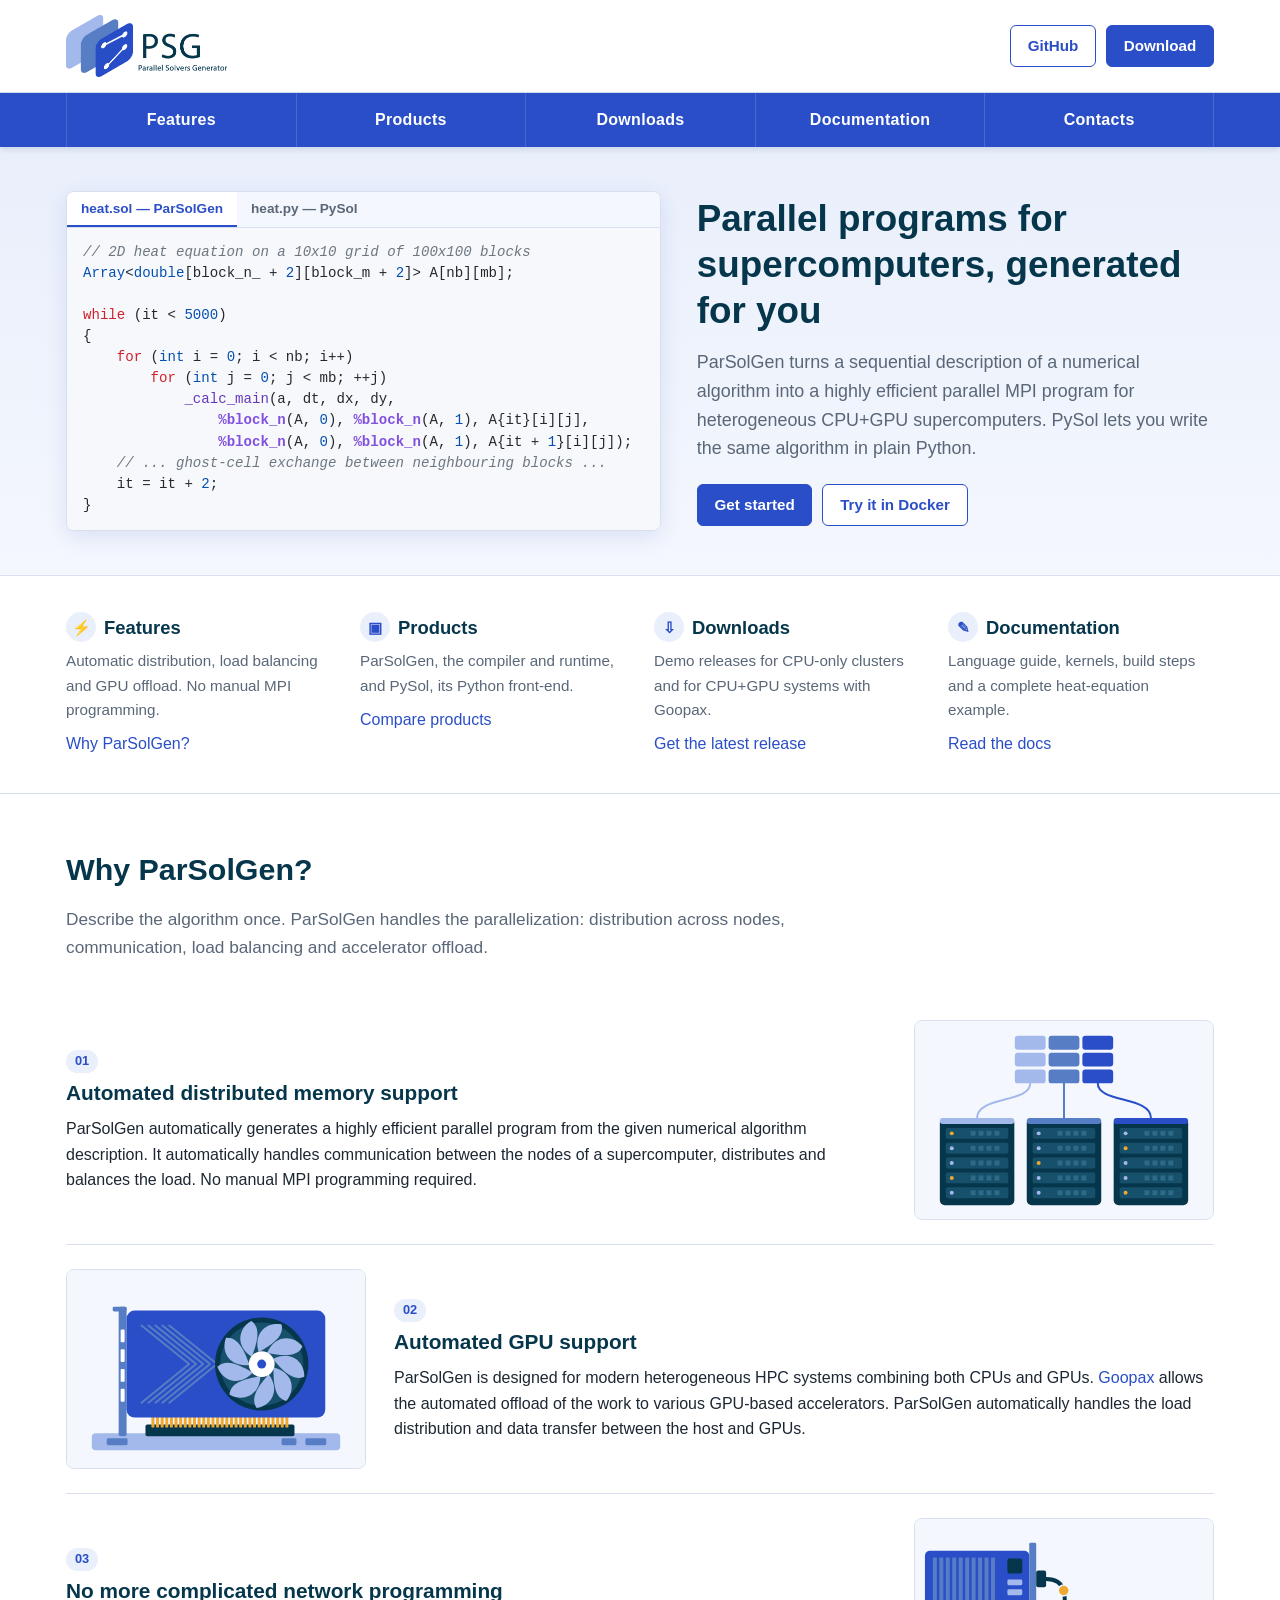
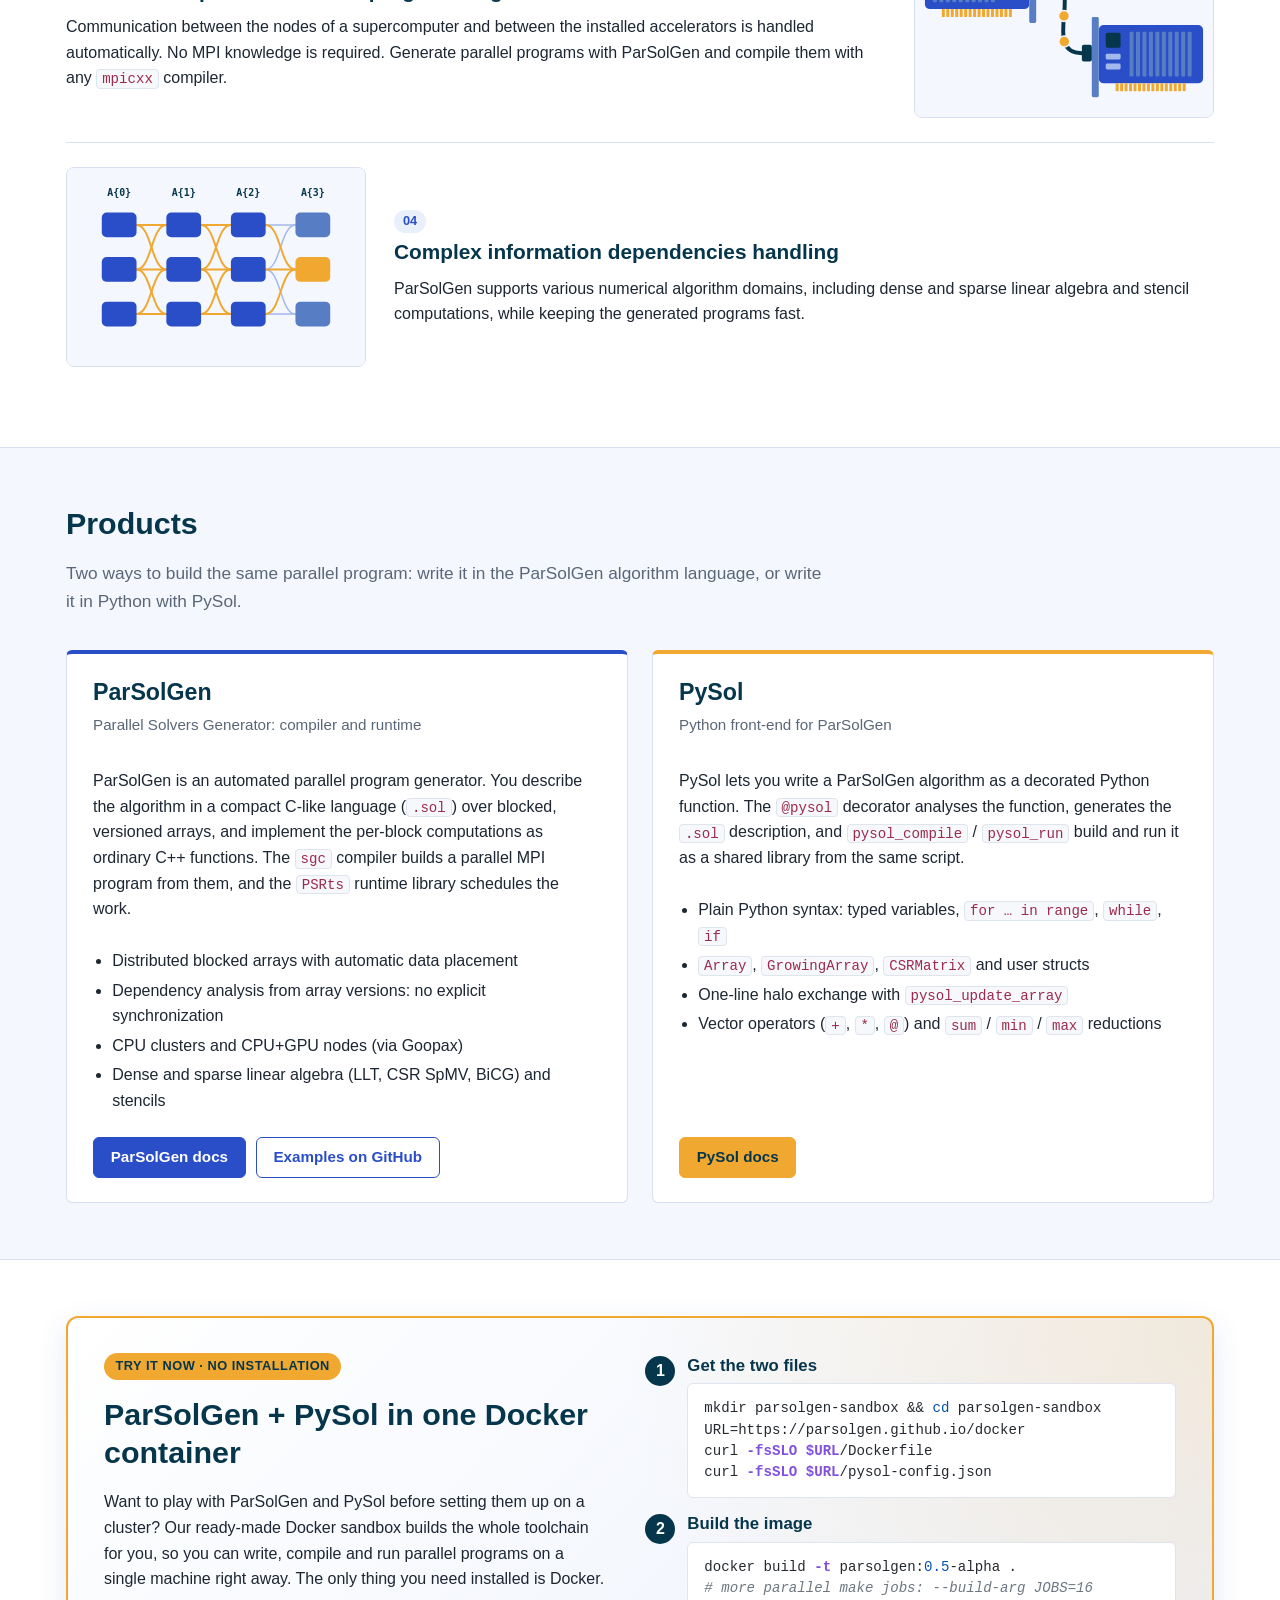
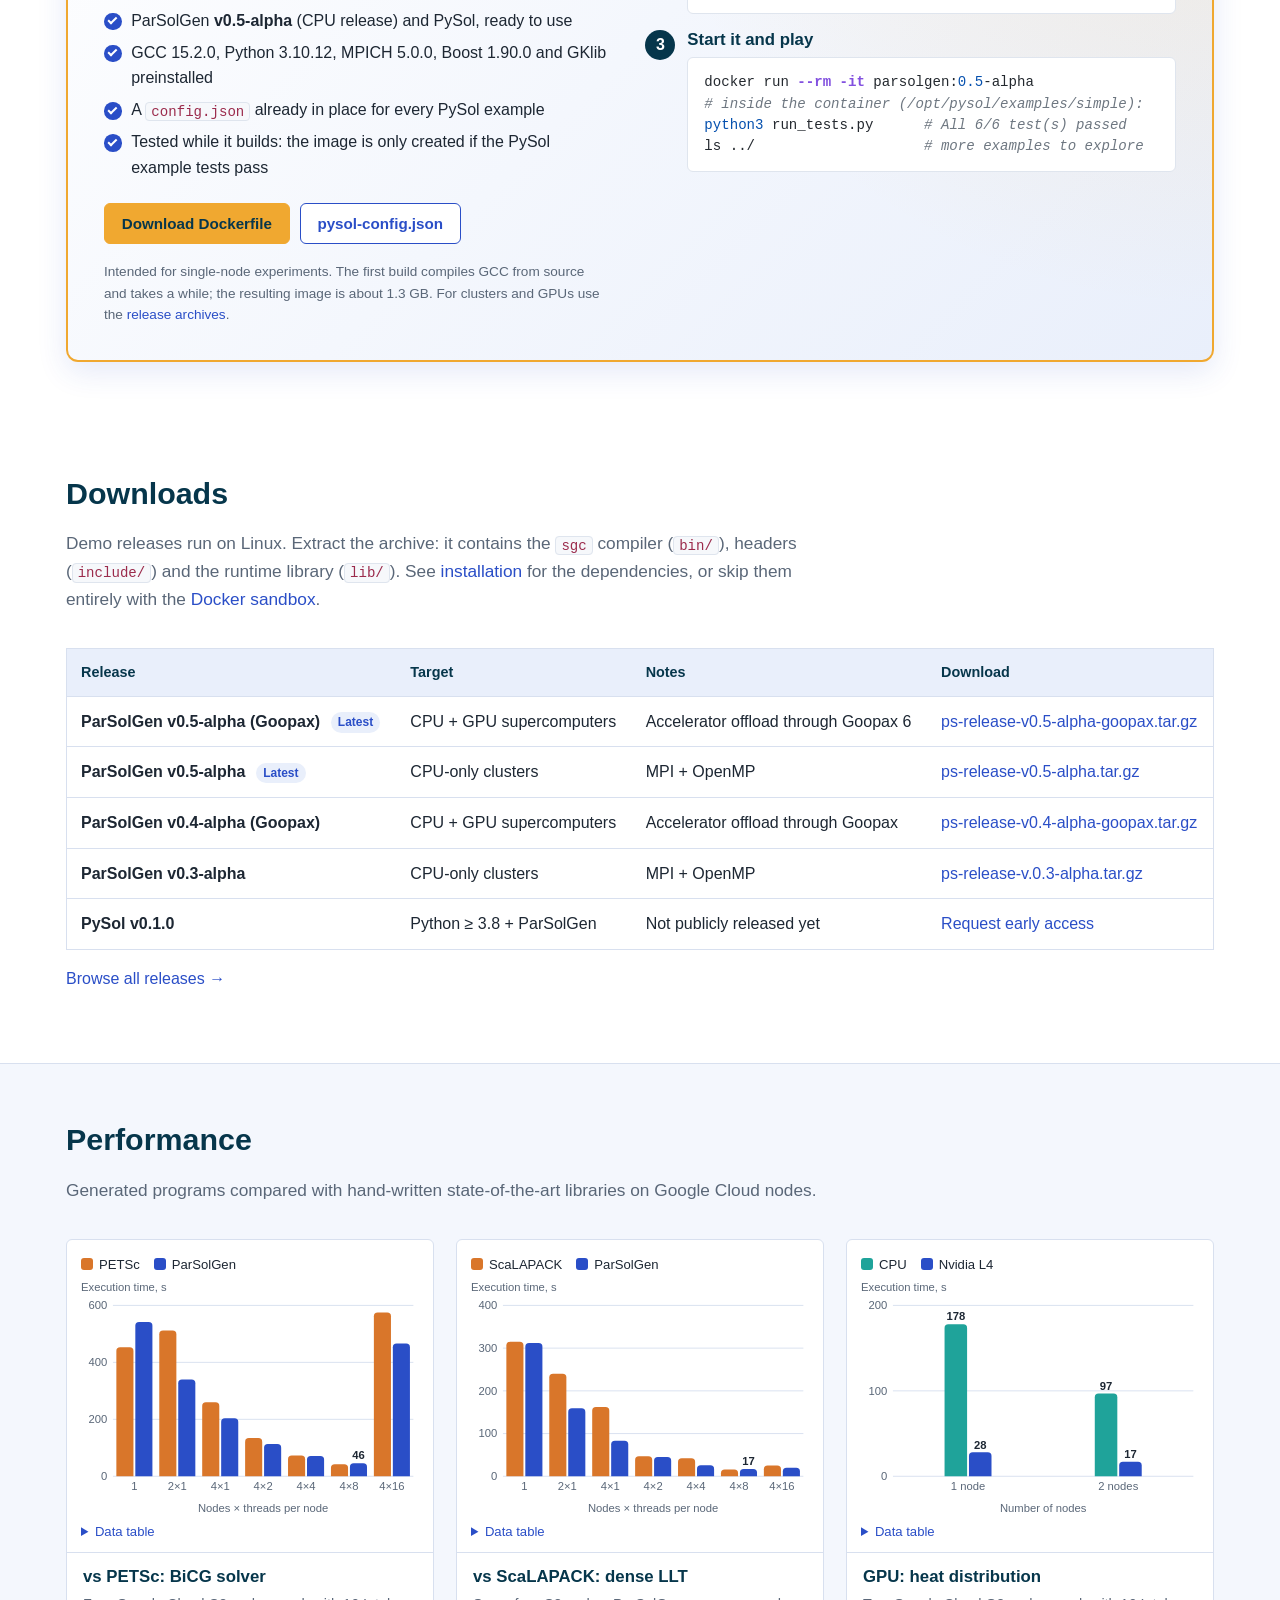
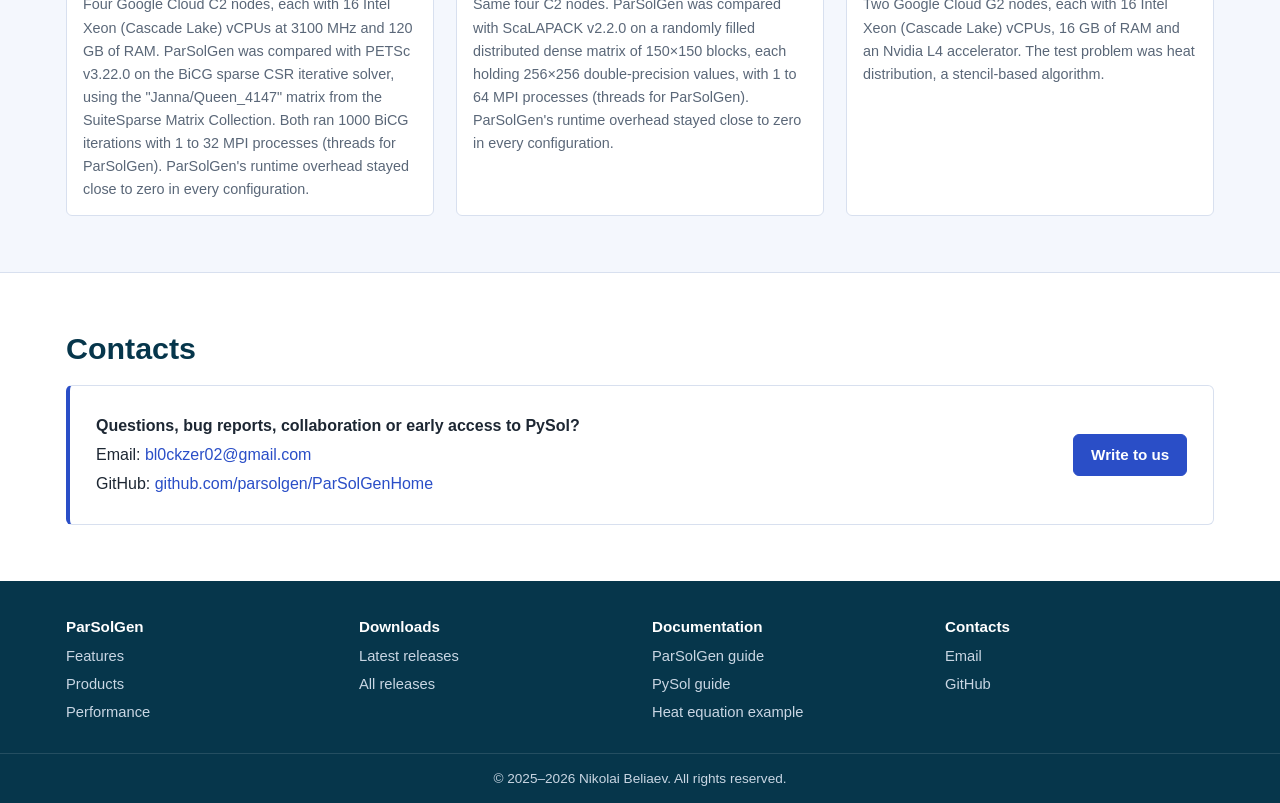
<file: index.html>
<!DOCTYPE html>
<html lang="en">
<head>
  <meta charset="UTF-8" />
  <meta name="viewport" content="width=device-width, initial-scale=1.0" />
  <title>ParSolGen — Parallel Solvers Generator</title>
  <meta name="description" content="ParSolGen automatically generates parallel programs for numerical algorithms on heterogeneous CPU+GPU supercomputers. PySol brings it to Python." />
  <link rel="icon" type="image/png" href="logo.png" />
  <link rel="stylesheet" href="style.css" />
</head>
<body>

  <header class="topbar">
    <div class="container">
      <a class="logo" href="index.html"><img src="logo.png" alt="PSG — Parallel Solvers Generator" /></a>
      <div class="topbar-links">
        <a class="btn" href="https://github.com/parsolgen/ParSolGenHome">GitHub</a>
        <a class="btn btn-primary" href="#downloads">Download</a>
      </div>
    </div>
  </header>

  <nav class="mainnav" aria-label="Main">
    <div class="container">
      <button class="nav-toggle" type="button" aria-expanded="false">☰ Menu</button>
      <ul>
        <li><a href="#features">Features</a></li>
        <li><a href="#products">Products</a></li>
        <li><a href="#downloads">Downloads</a></li>
        <li><a href="docs.html">Documentation</a></li>
        <li><a href="#contacts">Contacts</a></li>
      </ul>
    </div>
  </nav>

  <main>
    <!-- Intro: code shell + pitch, as on python.org -->
    <section class="intro">
      <div class="container">
        <div class="shell" aria-label="Code examples">
          <div class="shell-tabs" role="tablist">
            <button class="active" type="button" role="tab" aria-selected="true">heat.sol — ParSolGen</button>
            <button type="button" role="tab" aria-selected="false">heat.py — PySol</button>
          </div>
          <div class="shell-panel">
<pre><code data-lang="sol">// 2D heat equation on a 10x10 grid of 100x100 blocks
Array&lt;double[block_n_ + 2][block_m + 2]&gt; A[nb][mb];

while (it &lt; 5000)
{
    for (int i = 0; i &lt; nb; i++)
        for (int j = 0; j &lt; mb; ++j)
            _calc_main(a, dt, dx, dy,
                %block_n(A, 0), %block_n(A, 1), A{it}[i][j],
                %block_n(A, 0), %block_n(A, 1), A{it + 1}[i][j]);
    // ... ghost-cell exchange between neighbouring blocks ...
    it = it + 2;
}</code></pre>
          </div>
          <div class="shell-panel" hidden>
<pre><code data-lang="python">@pysol
def solver():
    nb : Type.Int = 10
    block_n_ : Type.Int = 100
    A = Array(2, 2, [nb, nb], [block_n_ + 2, block_n_ + 2], Type.Double)

    it : Type.Int = 0
    while it &lt; 10000:
        for i in range(nb):
            for j in range(nb):
                calc_main_k(a, dt, dx, dy, A[it, i][j], A[it + 1, i][j])
        pysol_update_array(A, it + 1, A, it + 2)
        it = it + 2

pysol_compile("solver")
pysol_run("solver")</code></pre>
          </div>
        </div>
        <div>
          <h1>Parallel programs for supercomputers, generated for you</h1>
          <p>ParSolGen turns a sequential description of a numerical algorithm into a highly efficient
            parallel MPI program for heterogeneous CPU+GPU supercomputers. PySol lets you write the same
            algorithm in plain Python.</p>
          <div class="actions">
            <a class="btn btn-primary" href="docs.html">Get started</a>
            <a class="btn" href="#try">Try it in Docker</a>
          </div>
        </div>
      </div>
    </section>

    <!-- Four widgets -->
    <section class="widgets">
      <div class="container">
        <div class="widget">
          <h2><span class="ico" aria-hidden="true">⚡</span>Features</h2>
          <p>Automatic distribution, load balancing and GPU offload. No manual MPI programming.</p>
          <a href="#features">Why ParSolGen?</a>
        </div>
        <div class="widget">
          <h2><span class="ico" aria-hidden="true">▣</span>Products</h2>
          <p>ParSolGen, the compiler and runtime, and PySol, its Python front-end.</p>
          <a href="#products">Compare products</a>
        </div>
        <div class="widget">
          <h2><span class="ico" aria-hidden="true">⇩</span>Downloads</h2>
          <p>Demo releases for CPU-only clusters and for CPU+GPU systems with Goopax.</p>
          <a href="#downloads">Get the latest release</a>
        </div>
        <div class="widget">
          <h2><span class="ico" aria-hidden="true">✎</span>Documentation</h2>
          <p>Language guide, kernels, build steps and a complete heat-equation example.</p>
          <a href="docs.html">Read the docs</a>
        </div>
      </div>
    </section>

    <!-- Features -->
    <section class="section" id="features">
      <div class="container">
        <h2>Why ParSolGen?</h2>
        <p class="section-lead">Describe the algorithm once. ParSolGen handles the parallelization: distribution
          across nodes, communication, load balancing and accelerator offload.</p>

        <article class="feature">
          <div class="feature-text">
            <span class="feature-num">01</span>
            <h3>Automated distributed memory support</h3>
            <p>ParSolGen automatically generates a highly efficient parallel program from the given numerical
              algorithm description. It automatically handles communication between the nodes of a
              supercomputer, distributes and balances the load. No manual MPI programming required.</p>
          </div>
          <img src="img/feature-distributed.svg" alt="A blocked array whose blocks are distributed across three server racks" loading="lazy" />
        </article>

        <article class="feature reverse">
          <div class="feature-text">
            <span class="feature-num">02</span>
            <h3>Automated GPU support</h3>
            <p>ParSolGen is designed for modern heterogeneous HPC systems combining both CPUs and GPUs.
              <a href="https://goopax.com/">Goopax</a> allows the automated offload of the work to various
              GPU-based accelerators. ParSolGen automatically handles the load distribution and data transfer
              between the host and GPUs.</p>
          </div>
          <img src="img/feature-gpu.svg" alt="GPU accelerator card with a cooling fan, seated in a board slot" loading="lazy" />
        </article>

        <article class="feature">
          <div class="feature-text">
            <span class="feature-num">03</span>
            <h3>No more complicated network programming</h3>
            <p>Communication between the nodes of a supercomputer and between the installed accelerators is
              handled automatically. No MPI knowledge is required. Generate parallel programs with ParSolGen
              and compile them with any <code>mpicxx</code> compiler.</p>
          </div>
          <img src="img/feature-network.svg" alt="Two network adapters exchanging data packets over a cable" loading="lazy" />
        </article>

        <article class="feature reverse">
          <div class="feature-text">
            <span class="feature-num">04</span>
            <h3>Complex information dependencies handling</h3>
            <p>ParSolGen supports various numerical algorithm domains, including dense and sparse linear
              algebra and stencil computations, while keeping the generated programs fast.</p>
          </div>
          <img src="img/feature-dependencies.svg" alt="Dependency graph: each new version of a block depends on neighbouring blocks of the previous version" loading="lazy" />
        </article>
      </div>
    </section>

    <!-- Products -->
    <section class="section alt" id="products">
      <div class="container">
        <h2>Products</h2>
        <p class="section-lead">Two ways to build the same parallel program: write it in the ParSolGen
          algorithm language, or write it in Python with PySol.</p>
        <div class="cards">
          <article class="card">
            <h3>ParSolGen</h3>
            <p class="tag">Parallel Solvers Generator: compiler and runtime</p>
            <p>ParSolGen is an automated parallel program generator. You describe the algorithm in a compact
              C-like language (<code>.sol</code>) over blocked, versioned arrays, and implement the per-block
              computations as ordinary C++ functions. The <code>sgc</code> compiler builds a parallel MPI
              program from them, and the <code>PSRts</code> runtime library schedules the work.</p>
            <ul>
              <li>Distributed blocked arrays with automatic data placement</li>
              <li>Dependency analysis from array versions: no explicit synchronization</li>
              <li>CPU clusters and CPU+GPU nodes (via Goopax)</li>
              <li>Dense and sparse linear algebra (LLT, CSR SpMV, BiCG) and stencils</li>
            </ul>
            <div class="actions">
              <a class="btn btn-primary" href="docs.html#psg-overview">ParSolGen docs</a>
              <a class="btn" href="https://github.com/parsolgen/ParSolGenHome">Examples on GitHub</a>
            </div>
          </article>
          <article class="card pysol">
            <h3>PySol</h3>
            <p class="tag">Python front-end for ParSolGen</p>
            <p>PySol lets you write a ParSolGen algorithm as a decorated Python function. The
              <code>@pysol</code> decorator analyses the function, generates the <code>.sol</code> description,
              and <code>pysol_compile</code> / <code>pysol_run</code> build and run it as a shared library from
              the same script.</p>
            <ul>
              <li>Plain Python syntax: typed variables, <code>for … in range</code>, <code>while</code>, <code>if</code></li>
              <li><code>Array</code>, <code>GrowingArray</code>, <code>CSRMatrix</code> and user structs</li>
              <li>One-line halo exchange with <code>pysol_update_array</code></li>
              <li>Vector operators (<code>+</code>, <code>*</code>, <code>@</code>) and <code>sum</code> / <code>min</code> / <code>max</code> reductions</li>
            </ul>
            <div class="actions">
              <a class="btn btn-accent" href="docs.html#py-overview">PySol docs</a>
            </div>
          </article>
        </div>
      </div>
    </section>

    <!-- Docker sandbox offer -->
    <section class="section" id="try">
      <div class="container">
        <div class="offer">
          <div class="offer-pitch">
            <span class="offer-ribbon">Try it now · No installation</span>
            <h2>ParSolGen + PySol in one Docker container</h2>
            <p>Want to play with ParSolGen and PySol before setting them up on a cluster? Our ready-made
              Docker sandbox builds the whole toolchain for you, so you can write, compile and run parallel
              programs on a single machine right away. The only thing you need installed is Docker.</p>
            <ul class="offer-list">
              <li>ParSolGen <strong>v0.5-alpha</strong> (CPU release) and PySol, ready to use</li>
              <li>GCC 15.2.0, Python 3.10.12, MPICH 5.0.0, Boost 1.90.0 and GKlib preinstalled</li>
              <li>A <code>config.json</code> already in place for every PySol example</li>
              <li>Tested while it builds: the image is only created if the PySol example tests pass</li>
            </ul>
            <div class="actions">
              <a class="btn btn-accent" href="docker/Dockerfile" download>Download Dockerfile</a>
              <a class="btn" href="docker/pysol-config.json" download>pysol-config.json</a>
            </div>
            <p class="offer-fine">Intended for single-node experiments. The first build compiles GCC from source and
              takes a while; the resulting image is about 1.3&nbsp;GB. For clusters and GPUs use the
              <a href="#downloads">release archives</a>.</p>
          </div>
          <ol class="offer-steps">
            <li>
              <h3>Get the two files</h3>
              <div class="code-wrap"><pre><code data-lang="bash">mkdir parsolgen-sandbox &amp;&amp; cd parsolgen-sandbox
URL=https://parsolgen.github.io/docker
curl -fsSLO $URL/Dockerfile
curl -fsSLO $URL/pysol-config.json</code></pre></div>
            </li>
            <li>
              <h3>Build the image</h3>
              <div class="code-wrap"><pre><code data-lang="bash">docker build -t parsolgen:0.5-alpha .
# more parallel make jobs: --build-arg JOBS=16</code></pre></div>
            </li>
            <li>
              <h3>Start it and play</h3>
              <div class="code-wrap"><pre><code data-lang="bash">docker run --rm -it parsolgen:0.5-alpha
# inside the container (/opt/pysol/examples/simple):
python3 run_tests.py      # All 6/6 test(s) passed
ls ../                    # more examples to explore</code></pre></div>
            </li>
          </ol>
        </div>
      </div>
    </section>

    <!-- Downloads -->
    <section class="section" id="downloads">
      <div class="container">
        <h2>Downloads</h2>
        <p class="section-lead">Demo releases run on Linux. Extract the archive: it contains the <code>sgc</code>
          compiler (<code>bin/</code>), headers (<code>include/</code>) and the runtime library
          (<code>lib/</code>). See <a href="docs.html#psg-install">installation</a> for the dependencies,
          or skip them entirely with the <a href="#try">Docker sandbox</a>.</p>
        <div class="table-wrap">
          <table class="dl-table">
            <thead>
              <tr><th>Release</th><th>Target</th><th>Notes</th><th>Download</th></tr>
            </thead>
            <tbody>
              <tr>
                <td><strong>ParSolGen v0.5-alpha (Goopax)</strong> <span class="badge">Latest</span></td>
                <td>CPU + GPU supercomputers</td>
                <td>Accelerator offload through Goopax 6</td>
                <td><a href="https://github.com/parsolgen/ParSolGenHome/releases/download/v0.5-alpha/ps-release-v0.5-alpha-goopax.tar.gz">ps-release-v0.5-alpha-goopax.tar.gz</a></td>
              </tr>
              <tr>
                <td><strong>ParSolGen v0.5-alpha</strong> <span class="badge">Latest</span></td>
                <td>CPU-only clusters</td>
                <td>MPI + OpenMP</td>
                <td><a href="https://github.com/parsolgen/ParSolGenHome/releases/download/v0.5-alpha/ps-release-v0.5-alpha.tar.gz">ps-release-v0.5-alpha.tar.gz</a></td>
              </tr>
              <tr>
                <td><strong>ParSolGen v0.4-alpha (Goopax)</strong></td>
                <td>CPU + GPU supercomputers</td>
                <td>Accelerator offload through Goopax</td>
                <td><a href="https://github.com/parsolgen/ParSolGenHome/releases/download/v0.4-alpha-goopax/ps-release-v0.4-alpha-goopax.tar.gz">ps-release-v0.4-alpha-goopax.tar.gz</a></td>
              </tr>
              <tr>
                <td><strong>ParSolGen v0.3-alpha</strong></td>
                <td>CPU-only clusters</td>
                <td>MPI + OpenMP</td>
                <td><a href="https://github.com/parsolgen/ParSolGenHome/releases/download/v0.3/ps-release-v.0.3-alpha.tar.gz">ps-release-v.0.3-alpha.tar.gz</a></td>
              </tr>
              <tr>
                <td><strong>PySol v0.1.0</strong></td>
                <td>Python ≥ 3.8 + ParSolGen</td>
                <td>Not publicly released yet</td>
                <td><a href="#contacts">Request early access</a></td>
              </tr>
            </tbody>
          </table>
        </div>
        <p><a href="https://github.com/parsolgen/ParSolGenHome/releases">Browse all releases →</a></p>
      </div>
    </section>

    <!-- Performance -->
    <section class="section alt" id="performance">
      <div class="container">
        <h2>Performance</h2>
        <p class="section-lead">Generated programs compared with hand-written state-of-the-art libraries on
          Google Cloud nodes.</p>
        <div class="perf-grid">
          <figure class="perf-card" style="margin:0">
            <div class="chart" data-approx data-unit="s" data-yaxis="Execution time, s" data-xaxis="Nodes × threads per node" data-label="fastest" aria-label="Execution time of PETSc and ParSolGen on the BiCG solver">
              <details class="chart-table">
                <summary>Data table</summary>
                <table>
                  <caption>Approximate values, measured from the original benchmark charts.</caption>
                  <thead><tr><th scope="col">Nodes × threads</th><th data-color="#d9762a">PETSc</th><th data-color="#2a4ec7">ParSolGen</th></tr></thead>
                  <tbody>
                  <tr><th scope="row">1</th><td>453</td><td>542</td></tr>
                  <tr><th scope="row">2×1</th><td>512</td><td>340</td></tr>
                  <tr><th scope="row">4×1</th><td>260</td><td>204</td></tr>
                  <tr><th scope="row">4×2</th><td>134</td><td>113</td></tr>
                  <tr><th scope="row">4×4</th><td>73</td><td>71</td></tr>
                  <tr><th scope="row">4×8</th><td>42</td><td>46</td></tr>
                  <tr><th scope="row">4×16</th><td>575</td><td>466</td></tr>
                  </tbody>
                </table>
              </details>
            </div>
            <figcaption class="body">
              <h3>vs PETSc: BiCG solver</h3>
              Four Google Cloud C2 nodes, each with 16 Intel Xeon (Cascade Lake) vCPUs at 3100 MHz and 120 GB of RAM.
              ParSolGen was compared with PETSc v3.22.0 on the BiCG sparse CSR iterative solver, using the
              "Janna/Queen_4147" matrix from the SuiteSparse Matrix Collection. Both ran 1000 BiCG iterations
              with 1 to 32 MPI processes (threads for ParSolGen). ParSolGen's runtime overhead stayed close to zero in every configuration.
            </figcaption>
          </figure>
          <figure class="perf-card" style="margin:0">
            <div class="chart" data-approx data-unit="s" data-yaxis="Execution time, s" data-xaxis="Nodes × threads per node" data-label="fastest" aria-label="Execution time of ScaLAPACK and ParSolGen on dense LLT decomposition">
              <details class="chart-table">
                <summary>Data table</summary>
                <table>
                  <caption>Approximate values, measured from the original benchmark charts.</caption>
                  <thead><tr><th scope="col">Nodes × threads</th><th data-color="#d9762a">ScaLAPACK</th><th data-color="#2a4ec7">ParSolGen</th></tr></thead>
                  <tbody>
                  <tr><th scope="row">1</th><td>315</td><td>312</td></tr>
                  <tr><th scope="row">2×1</th><td>240</td><td>159</td></tr>
                  <tr><th scope="row">4×1</th><td>162</td><td>83</td></tr>
                  <tr><th scope="row">4×2</th><td>47</td><td>45</td></tr>
                  <tr><th scope="row">4×4</th><td>42</td><td>26</td></tr>
                  <tr><th scope="row">4×8</th><td>16</td><td>17</td></tr>
                  <tr><th scope="row">4×16</th><td>25</td><td>20</td></tr>
                  </tbody>
                </table>
              </details>
            </div>
            <figcaption class="body">
              <h3>vs ScaLAPACK: dense LLT</h3>
              Same four C2 nodes. ParSolGen was compared with ScaLAPACK v2.2.0 on a randomly filled distributed
              dense matrix of 150×150 blocks, each holding 256×256 double-precision values, with 1 to 64 MPI
              processes (threads for ParSolGen). ParSolGen's runtime overhead stayed close to zero in every configuration.
            </figcaption>
          </figure>
          <figure class="perf-card" style="margin:0">
            <div class="chart" data-approx data-unit="s" data-yaxis="Execution time, s" data-xaxis="Number of nodes" data-label="all" aria-label="Execution time of the heat distribution problem on CPUs and on Nvidia L4 GPUs">
              <details class="chart-table">
                <summary>Data table</summary>
                <table>
                  <caption>Approximate values, measured from the original benchmark charts.</caption>
                  <thead><tr><th scope="col">Nodes</th><th data-color="#1fa39a">CPU</th><th data-color="#2a4ec7">Nvidia L4</th></tr></thead>
                  <tbody>
                  <tr><th scope="row">1 node</th><td>178</td><td>28</td></tr>
                  <tr><th scope="row">2 nodes</th><td>97</td><td>17</td></tr>
                  </tbody>
                </table>
              </details>
            </div>
            <figcaption class="body">
              <h3>GPU: heat distribution</h3>
              Two Google Cloud G2 nodes, each with 16 Intel Xeon (Cascade Lake) vCPUs, 16 GB of RAM and an
              Nvidia L4 accelerator. The test problem was heat distribution, a stencil-based algorithm.
            </figcaption>
          </figure>
        </div>
      </div>
    </section>

    <!-- Contacts -->
    <section class="section" id="contacts">
      <div class="container">
        <h2>Contacts</h2>
        <div class="contact-box">
          <div>
            <p><strong>Questions, bug reports, collaboration or early access to PySol?</strong></p>
            <p>Email: <a href="mailto:bl0ckzer02@gmail.com">bl0ckzer02@gmail.com</a></p>
            <p>GitHub: <a href="https://github.com/parsolgen/ParSolGenHome">github.com/parsolgen/ParSolGenHome</a></p>
          </div>
          <a class="btn btn-primary" href="mailto:bl0ckzer02@gmail.com">Write to us</a>
        </div>
      </div>
    </section>
  </main>

  <footer class="footer">
    <div class="container">
      <div>
        <h4>ParSolGen</h4>
        <ul>
          <li><a href="#features">Features</a></li>
          <li><a href="#products">Products</a></li>
          <li><a href="#performance">Performance</a></li>
        </ul>
      </div>
      <div>
        <h4>Downloads</h4>
        <ul>
          <li><a href="#downloads">Latest releases</a></li>
          <li><a href="https://github.com/parsolgen/ParSolGenHome/releases">All releases</a></li>
        </ul>
      </div>
      <div>
        <h4>Documentation</h4>
        <ul>
          <li><a href="docs.html#psg-overview">ParSolGen guide</a></li>
          <li><a href="docs.html#py-overview">PySol guide</a></li>
          <li><a href="docs.html#psg-example">Heat equation example</a></li>
        </ul>
      </div>
      <div>
        <h4>Contacts</h4>
        <ul>
          <li><a href="mailto:bl0ckzer02@gmail.com">Email</a></li>
          <li><a href="https://github.com/parsolgen/ParSolGenHome">GitHub</a></li>
        </ul>
      </div>
    </div>
    <div class="copy">© 2025–2026 Nikolai Beliaev. All rights reserved.</div>
  </footer>

  <script src="main.js"></script>
</body>
</html>
</file>
<file: style.css>
/* ParSolGen site styles. Layout follows python.org: logo bar, full-width
   navigation bar, intro band with a code shell, four-column widgets,
   content sections and a sitemap footer. Colors come from logo.png. */

:root {
  --blue: #2a4ec7;          /* logo front plate */
  --blue-dark: #1f3c9e;
  --blue-mid: #577dc4;      /* logo middle plate */
  --blue-light: #a3b9ec;    /* logo back plate */
  --navy: #06364b;          /* logo lettering */
  --accent: #f0a830;
  --bg: #ffffff;
  --bg-soft: #f4f7fd;
  --bg-band: #e9effb;
  --border: #d8e0ef;
  --text: #1d2733;
  --text-muted: #5a6778;
  --code-bg: #f6f8fb;
  --code-border: #dfe5ee;
  --radius: 6px;
  --maxw: 1180px;
  --font: "Segoe UI", -apple-system, BlinkMacSystemFont, "Helvetica Neue", Arial, sans-serif;
  --mono: "SFMono-Regular", Consolas, "Liberation Mono", Menlo, monospace;
}

*, *::before, *::after { box-sizing: border-box; }

html { scroll-behavior: smooth; scroll-padding-top: 70px; }

body {
  margin: 0;
  font-family: var(--font);
  font-size: 16px;
  line-height: 1.6;
  color: var(--text);
  background: var(--bg);
}

img { max-width: 100%; height: auto; }

a { color: var(--blue); text-decoration: none; }
a:hover { text-decoration: underline; }

h1, h2, h3, h4 { color: var(--navy); line-height: 1.25; font-weight: 600; }
h2 { font-size: 1.9rem; margin: 0 0 0.6em; }
h3 { font-size: 1.3rem; margin: 1.4em 0 0.5em; }

code, pre { font-family: var(--mono); font-size: 0.88rem; }
:not(pre) > code {
  background: var(--code-bg);
  border: 1px solid var(--code-border);
  border-radius: 4px;
  padding: 0.05em 0.35em;
  color: #9b2b4c;
}

.container {
  max-width: var(--maxw);
  margin: 0 auto;
  padding: 0 16px;
}

/* ---------- Top bar (logo) ---------- */
.topbar { background: var(--bg); border-bottom: 1px solid var(--border); }
.topbar .container {
  display: flex;
  align-items: center;
  justify-content: space-between;
  min-height: 92px;
  gap: 16px;
}
.logo img { display: block; height: 62px; width: auto; }
.topbar-links { display: flex; gap: 10px; flex-wrap: wrap; }
.btn {
  display: inline-block;
  padding: 0.5em 1.1em;
  border-radius: var(--radius);
  font-weight: 600;
  font-size: 0.95rem;
  border: 1px solid var(--blue);
  color: var(--blue);
  background: #fff;
  transition: background 0.15s, color 0.15s;
}
.btn:hover { background: var(--bg-band); text-decoration: none; }
.btn-primary { background: var(--blue); color: #fff; }
.btn-primary:hover { background: var(--blue-dark); }
.btn-accent { background: var(--accent); border-color: var(--accent); color: var(--navy); }
.btn-accent:hover { background: #e39a1f; }

/* ---------- Main navigation ---------- */
.mainnav {
  position: sticky;
  top: 0;
  z-index: 50;
  background: var(--blue);
  box-shadow: 0 2px 6px rgba(6, 54, 75, 0.15);
}
.mainnav .container { display: flex; align-items: stretch; }
.mainnav ul {
  display: flex;
  list-style: none;
  margin: 0;
  padding: 0;
  flex: 1;
}
.mainnav li { flex: 1; }
.mainnav a {
  display: block;
  text-align: center;
  padding: 14px 10px;
  color: #fff;
  font-weight: 600;
  letter-spacing: 0.02em;
  border-left: 1px solid rgba(255, 255, 255, 0.15);
}
.mainnav li:last-child a { border-right: 1px solid rgba(255, 255, 255, 0.15); }
.mainnav a:hover, .mainnav a.active {
  background: var(--blue-dark);
  text-decoration: none;
  box-shadow: inset 0 -3px 0 var(--accent);
}
.nav-toggle {
  display: none;
  background: none;
  border: 0;
  color: #fff;
  font-size: 1rem;
  font-weight: 600;
  padding: 12px 0;
  cursor: pointer;
}

/* ---------- Intro band ---------- */
.intro { background: linear-gradient(180deg, var(--bg-band), var(--bg-soft)); padding: 44px 0; border-bottom: 1px solid var(--border); }
.intro .container {
  display: grid;
  grid-template-columns: 1.15fr 1fr;
  gap: 36px;
  align-items: center;
}
.intro h1 { font-size: 2.3rem; margin: 0 0 0.4em; }
.intro p { font-size: 1.12rem; color: var(--text-muted); margin: 0 0 1.2em; }
.intro .actions { display: flex; gap: 10px; flex-wrap: wrap; }

.shell {
  background: #fff;
  border: 1px solid var(--border);
  border-radius: 8px;
  box-shadow: 0 6px 22px rgba(42, 78, 199, 0.12);
  overflow: hidden;
}
.shell-tabs { display: flex; background: var(--bg-soft); border-bottom: 1px solid var(--border); }
.shell-tabs button {
  border: 0;
  background: none;
  padding: 9px 14px;
  font: 600 0.85rem var(--font);
  color: var(--text-muted);
  cursor: pointer;
  border-bottom: 2px solid transparent;
}
.shell-tabs button.active { color: var(--blue); border-bottom-color: var(--blue); background: #fff; }
.shell pre { margin: 0; border: 0; border-radius: 0; max-height: 330px; }
.shell-panel[hidden] { display: none; }

/* ---------- Widgets (four columns) ---------- */
.widgets { padding: 36px 0; border-bottom: 1px solid var(--border); }
.widgets .container {
  display: grid;
  grid-template-columns: repeat(4, 1fr);
  gap: 28px;
}
.widget h2 {
  font-size: 1.15rem;
  display: flex;
  align-items: center;
  gap: 8px;
  margin-bottom: 0.4em;
}
.widget h2 .ico {
  display: inline-grid;
  place-items: center;
  width: 30px; height: 30px;
  border-radius: 50%;
  background: var(--bg-band);
  color: var(--blue);
  font-size: 0.95rem;
}
.widget p { margin: 0 0 0.6em; color: var(--text-muted); font-size: 0.95rem; }

/* ---------- Sections ---------- */
.section { padding: 56px 0; }
.section.alt { background: var(--bg-soft); border-top: 1px solid var(--border); border-bottom: 1px solid var(--border); }
.section-lead { color: var(--text-muted); font-size: 1.08rem; max-width: 760px; margin: 0 0 2em; }

/* Features */
.feature {
  display: grid;
  grid-template-columns: 1fr 300px;
  gap: 28px;
  align-items: center;
  padding: 24px 0;
  border-bottom: 1px solid var(--border);
}
.feature:last-child { border-bottom: 0; }
.feature.reverse { grid-template-columns: 300px 1fr; }
.feature.reverse .feature-text { order: 2; }
.feature h3 { margin-top: 0; }
.feature p { margin: 0; color: var(--text); }
.feature img {
  width: 100%;
  aspect-ratio: 3 / 2;
  object-fit: cover;
  border-radius: 8px;
  border: 1px solid var(--border);
}
.feature-num {
  display: inline-block;
  font-size: 0.8rem;
  font-weight: 700;
  color: var(--blue);
  background: var(--bg-band);
  border-radius: 999px;
  padding: 0.1em 0.7em;
  margin-bottom: 0.5em;
}

/* Product cards */
.cards { display: grid; grid-template-columns: repeat(2, 1fr); gap: 24px; }
.card {
  background: #fff;
  border: 1px solid var(--border);
  border-top: 4px solid var(--blue);
  border-radius: var(--radius);
  padding: 24px 26px;
  display: flex;
  flex-direction: column;
}
.card.pysol { border-top-color: var(--accent); }
.card h3 { margin-top: 0; font-size: 1.45rem; }
.card .tag { color: var(--text-muted); font-size: 0.95rem; margin-top: -0.4em; }
.card ul { padding-left: 1.2em; margin: 0.4em 0 1.2em; }
.card li { margin: 0.25em 0; }
.card .actions { margin-top: auto; display: flex; gap: 10px; flex-wrap: wrap; }

/* Docker sandbox offer */
.offer {
  display: grid;
  grid-template-columns: minmax(0, 1fr) minmax(0, 1.05fr);
  gap: 36px;
  padding: 34px 36px;
  border: 2px solid var(--accent);
  border-radius: 12px;
  background:
    radial-gradient(circle at 100% 0, rgba(240, 168, 48, 0.16), transparent 45%),
    linear-gradient(135deg, #fff 0%, var(--bg-band) 100%);
  box-shadow: 0 10px 30px rgba(42, 78, 199, 0.12);
}
.offer h2 { margin-top: 0.5em; }
.offer-ribbon {
  display: inline-block;
  padding: 0.25em 0.9em;
  border-radius: 999px;
  background: var(--accent);
  color: var(--navy);
  font-size: 0.8rem;
  font-weight: 700;
  letter-spacing: 0.04em;
  text-transform: uppercase;
}
.offer-list { list-style: none; padding: 0; margin: 1em 0 1.4em; }
.offer-list li { position: relative; padding-left: 1.7em; margin: 0.4em 0; }
.offer-list li::before {
  content: "";
  position: absolute;
  left: 0;
  top: 0.3em;
  width: 1.1em; height: 1.1em;
  border-radius: 50%;
  background: var(--blue);
}
.offer-list li::after {
  content: "";
  position: absolute;
  left: 0.39em;
  top: 0.48em;
  width: 0.3em; height: 0.55em;
  border: solid #fff;
  border-width: 0 2px 2px 0;
  transform: rotate(45deg);
}
.offer .actions { display: flex; gap: 10px; flex-wrap: wrap; }
.offer-fine { margin: 1.2em 0 0; font-size: 0.85rem; color: var(--text-muted); }
.offer-steps { list-style: none; counter-reset: step; padding: 0; margin: 0; }
.offer-steps li { counter-increment: step; position: relative; padding-left: 42px; margin-bottom: 16px; }
.offer-steps li:last-child { margin-bottom: 0; }
.offer-steps li::before {
  content: counter(step);
  position: absolute;
  left: 0; top: 0;
  width: 30px; height: 30px;
  display: grid;
  place-items: center;
  border-radius: 50%;
  background: var(--navy);
  color: #fff;
  font-weight: 700;
}
.offer-steps h3 { margin: 0.2em 0 0.4em; font-size: 1.05rem; }
.offer-steps .code-wrap { margin: 0; }
.offer-steps pre { background: #fff; }

/* Downloads table */
.dl-table { width: 100%; border-collapse: collapse; background: #fff; border: 1px solid var(--border); }
.dl-table th, .dl-table td { text-align: left; padding: 12px 14px; border-bottom: 1px solid var(--border); vertical-align: top; }
.dl-table th { background: var(--bg-band); color: var(--navy); font-size: 0.9rem; }
.dl-table tr:last-child td { border-bottom: 0; }
.badge {
  display: inline-block;
  margin-left: 6px;
  padding: 0.05em 0.6em;
  border-radius: 999px;
  background: var(--bg-band);
  color: var(--blue);
  font-size: 0.75rem;
  font-weight: 700;
  vertical-align: middle;
}
.table-wrap { overflow-x: auto; }

/* Performance */
.perf-grid { display: grid; grid-template-columns: repeat(3, 1fr); gap: 22px; }
.perf-card { background: #fff; border: 1px solid var(--border); border-radius: var(--radius); overflow: hidden; }
.chart { position: relative; padding: 14px 14px 10px; border-bottom: 1px solid var(--border); }
.chart svg { display: block; width: 100%; height: auto; }
.chart .band { fill: transparent; outline: none; cursor: default; }
.chart .band:hover, .chart .band:focus { fill: var(--bg-band); }
.chart .band:focus-visible { stroke: var(--blue); stroke-width: 1; }
.chart .grid { stroke: var(--border); stroke-width: 1; }
.chart .axis-text { fill: var(--text-muted); font: 12px var(--font); font-variant-numeric: tabular-nums; }
.chart .value-text { fill: var(--text); font: 600 12px var(--font); font-variant-numeric: tabular-nums; }
.chart-legend { display: flex; flex-wrap: wrap; gap: 4px 14px; margin-bottom: 6px; font-size: 0.82rem; color: var(--text); }
.chart-legend span { display: inline-flex; align-items: center; gap: 6px; }
.chart-legend i { width: 12px; height: 12px; border-radius: 3px; }
.chart-tip {
  position: absolute;
  z-index: 5;
  top: 40px;
  min-width: 130px;
  padding: 7px 10px;
  background: #fff;
  border: 1px solid var(--border);
  border-radius: var(--radius);
  box-shadow: 0 4px 14px rgba(6, 54, 75, 0.14);
  font-size: 0.8rem;
  pointer-events: none;
}
.chart-tip[hidden] { display: none; }
.chart-tip .tip-head { color: var(--text-muted); margin-bottom: 3px; }
.chart-tip .tip-row { display: flex; align-items: center; gap: 7px; white-space: nowrap; }
.chart-tip .tip-row i { width: 12px; height: 2px; border-radius: 1px; }
.chart-tip .tip-row b { color: var(--navy); font-variant-numeric: tabular-nums; }
.chart-tip .tip-row span { color: var(--text-muted); }
.chart-table { margin-top: 6px; font-size: 0.82rem; }
.chart-table summary { cursor: pointer; color: var(--blue); }
.chart-table table { width: 100%; border-collapse: collapse; margin-top: 6px; font-variant-numeric: tabular-nums; }
.chart-table caption { text-align: left; color: var(--text-muted); padding-bottom: 4px; }
.chart-table th, .chart-table td { border-bottom: 1px solid var(--border); padding: 3px 6px; text-align: right; font-weight: 400; }
.chart-table thead th { font-weight: 600; color: var(--navy); }
.chart-table th:first-child { text-align: left; }
.perf-card .body { padding: 14px 16px; font-size: 0.9rem; color: var(--text-muted); }
.perf-card h3 { margin: 0 0 0.3em; font-size: 1.05rem; }

/* Contacts */
.contact-box {
  display: flex;
  gap: 24px;
  align-items: center;
  justify-content: space-between;
  flex-wrap: wrap;
  background: #fff;
  border: 1px solid var(--border);
  border-left: 4px solid var(--blue);
  border-radius: var(--radius);
  padding: 24px 26px;
}
.contact-box p { margin: 0.2em 0; }

/* ---------- Code blocks ---------- */
pre {
  background: var(--code-bg);
  border: 1px solid var(--code-border);
  border-radius: var(--radius);
  padding: 14px 16px;
  overflow: auto;
  line-height: 1.5;
  tab-size: 4;
  color: #24292f;
}
.code-wrap { position: relative; margin: 1em 0; }
.code-wrap pre { margin: 0; }
.code-label {
  display: inline-block;
  font: 600 0.75rem var(--font);
  color: var(--text-muted);
  background: var(--bg-band);
  border: 1px solid var(--code-border);
  border-bottom: 0;
  border-radius: 4px 4px 0 0;
  padding: 2px 10px;
}
.code-label + pre { border-top-left-radius: 0; }
.copy-btn {
  position: absolute;
  top: 8px;
  right: 8px;
  font: 600 0.72rem var(--font);
  padding: 3px 8px;
  border-radius: 4px;
  border: 1px solid var(--code-border);
  background: #fff;
  color: var(--text-muted);
  cursor: pointer;
  opacity: 0;
  transition: opacity 0.15s;
}
.code-wrap:hover .copy-btn, .copy-btn:focus { opacity: 1; }
.code-label ~ .copy-btn { top: 30px; }

.tok-kw { color: #cf222e; }
.tok-type { color: #0550ae; }
.tok-str { color: #0a3069; }
.tok-num { color: #0550ae; }
.tok-com { color: #6e7781; font-style: italic; }
.tok-macro { color: #8250df; font-weight: 600; }
.tok-dec { color: #953800; }
.tok-fn { color: #6639ba; }

/* ---------- Documentation page ---------- */
.docs-layout {
  display: grid;
  grid-template-columns: 250px minmax(0, 1fr);
  gap: 40px;
  padding: 32px 16px 60px;
}
.docs-sidebar {
  position: sticky;
  top: 66px;
  align-self: start;
  max-height: calc(100vh - 80px);
  overflow-y: auto;
  font-size: 0.93rem;
  padding-right: 8px;
}
.docs-sidebar h4 {
  margin: 1.2em 0 0.4em;
  font-size: 0.78rem;
  text-transform: uppercase;
  letter-spacing: 0.08em;
  color: var(--text-muted);
}
.docs-sidebar h4:first-child { margin-top: 0; }
.docs-sidebar ul { list-style: none; margin: 0; padding: 0; border-left: 2px solid var(--border); }
.docs-sidebar a {
  display: block;
  padding: 3px 0 3px 12px;
  margin-left: -2px;
  border-left: 2px solid transparent;
  color: var(--text);
}
.docs-sidebar a:hover { color: var(--blue); text-decoration: none; }
.docs-sidebar a.current { border-left-color: var(--blue); color: var(--blue); font-weight: 600; }

.docs-content { min-width: 0; }
.docs-content > section { padding-bottom: 12px; }
.docs-content h2 {
  padding-top: 0.6em;
  border-top: 1px solid var(--border);
  margin-top: 1.6em;
}
.docs-content .product-head {
  border-top: 0;
  margin-top: 0;
  padding: 18px 22px;
  border-radius: var(--radius);
  background: var(--bg-band);
  border-left: 4px solid var(--blue);
}
.docs-content .product-head.pysol { border-left-color: var(--accent); }
.docs-content .product-head h1 { margin: 0; font-size: 2rem; }
.docs-content .product-head p { margin: 0.3em 0 0; color: var(--text-muted); }
.docs-content .product-gap { height: 48px; }
.docs-content table { border-collapse: collapse; width: 100%; margin: 1em 0; font-size: 0.93rem; }
.docs-content th, .docs-content td { border: 1px solid var(--border); padding: 8px 10px; text-align: left; vertical-align: top; }
.docs-content th { background: var(--bg-band); color: var(--navy); }
.docs-content .table-wrap { margin: 1em 0; }
.docs-content .table-wrap table { margin: 0; }

.note {
  border-left: 4px solid var(--blue-mid);
  background: var(--bg-soft);
  padding: 10px 16px;
  border-radius: 0 var(--radius) var(--radius) 0;
  margin: 1em 0;
}
.note.warn { border-left-color: var(--accent); background: #fff8ec; }
.note strong:first-child { color: var(--navy); }

.flow {
  display: flex;
  align-items: center;
  flex-wrap: wrap;
  gap: 8px;
  margin: 1.2em 0;
  font-size: 0.9rem;
}
.flow .step {
  background: #fff;
  border: 1px solid var(--border);
  border-radius: var(--radius);
  padding: 8px 12px;
  text-align: center;
}
.flow .step b { display: block; color: var(--navy); }
.flow .step span { color: var(--text-muted); font-family: var(--mono); font-size: 0.8rem; }
.flow .arrow { color: var(--blue-mid); font-weight: 700; }

details.listing { margin: 1em 0; border: 1px solid var(--border); border-radius: var(--radius); background: #fff; }
details.listing summary { cursor: pointer; padding: 10px 14px; font-weight: 600; color: var(--navy); }
details.listing pre { margin: 0; border: 0; border-top: 1px solid var(--border); border-radius: 0 0 var(--radius) var(--radius); max-height: 560px; }

/* ---------- Footer ---------- */
.footer { background: var(--navy); color: #c9d6e3; margin-top: 0; }
.footer .container {
  display: grid;
  grid-template-columns: repeat(4, 1fr);
  gap: 24px;
  padding-top: 36px;
  padding-bottom: 24px;
}
.footer h4 { color: #fff; margin: 0 0 0.6em; font-size: 0.95rem; }
.footer ul { list-style: none; padding: 0; margin: 0; }
.footer li { margin: 0.3em 0; font-size: 0.92rem; }
.footer a { color: #c9d6e3; }
.footer a:hover { color: #fff; }
.footer .copy {
  border-top: 1px solid rgba(255, 255, 255, 0.12);
  text-align: center;
  padding: 14px 16px;
  font-size: 0.85rem;
}

/* ---------- Responsive ---------- */
@media (max-width: 960px) {
  .intro .container { grid-template-columns: 1fr; }
  .widgets .container { grid-template-columns: repeat(2, 1fr); }
  .perf-grid { grid-template-columns: 1fr; max-width: 640px; }
  .offer { grid-template-columns: minmax(0, 1fr); }
  .footer .container { grid-template-columns: repeat(2, 1fr); }
  .docs-layout { grid-template-columns: 1fr; gap: 16px; }
  .docs-sidebar {
    position: static;
    max-height: none;
    border: 1px solid var(--border);
    border-radius: var(--radius);
    padding: 14px 16px;
    background: var(--bg-soft);
  }
}

@media (max-width: 760px) {
  .nav-toggle { display: block; }
  .mainnav .container { flex-direction: column; }
  .mainnav ul { display: none; flex-direction: column; }
  .mainnav.open ul { display: flex; }
  .mainnav a { text-align: left; border: 0; border-top: 1px solid rgba(255, 255, 255, 0.15); padding: 11px 4px; }
  .mainnav li:last-child a { border-right: 0; }
  .topbar .container { min-height: 72px; }
  .logo img { height: 44px; }
  .topbar-links .btn:not(.btn-primary) { display: none; }
  .intro h1 { font-size: 1.8rem; }
  .feature, .feature.reverse { grid-template-columns: 1fr; }
  .feature.reverse .feature-text { order: 0; }
  .feature img { max-width: 420px; }
  .cards { grid-template-columns: 1fr; }
  .offer { padding: 22px 18px; }
  .offer-steps li { padding-left: 0; }
  .offer-steps li::before { position: static; display: inline-grid; margin-bottom: 6px; }
  .widgets .container { grid-template-columns: 1fr; }
  .footer .container { grid-template-columns: 1fr 1fr; }
}
</file>
